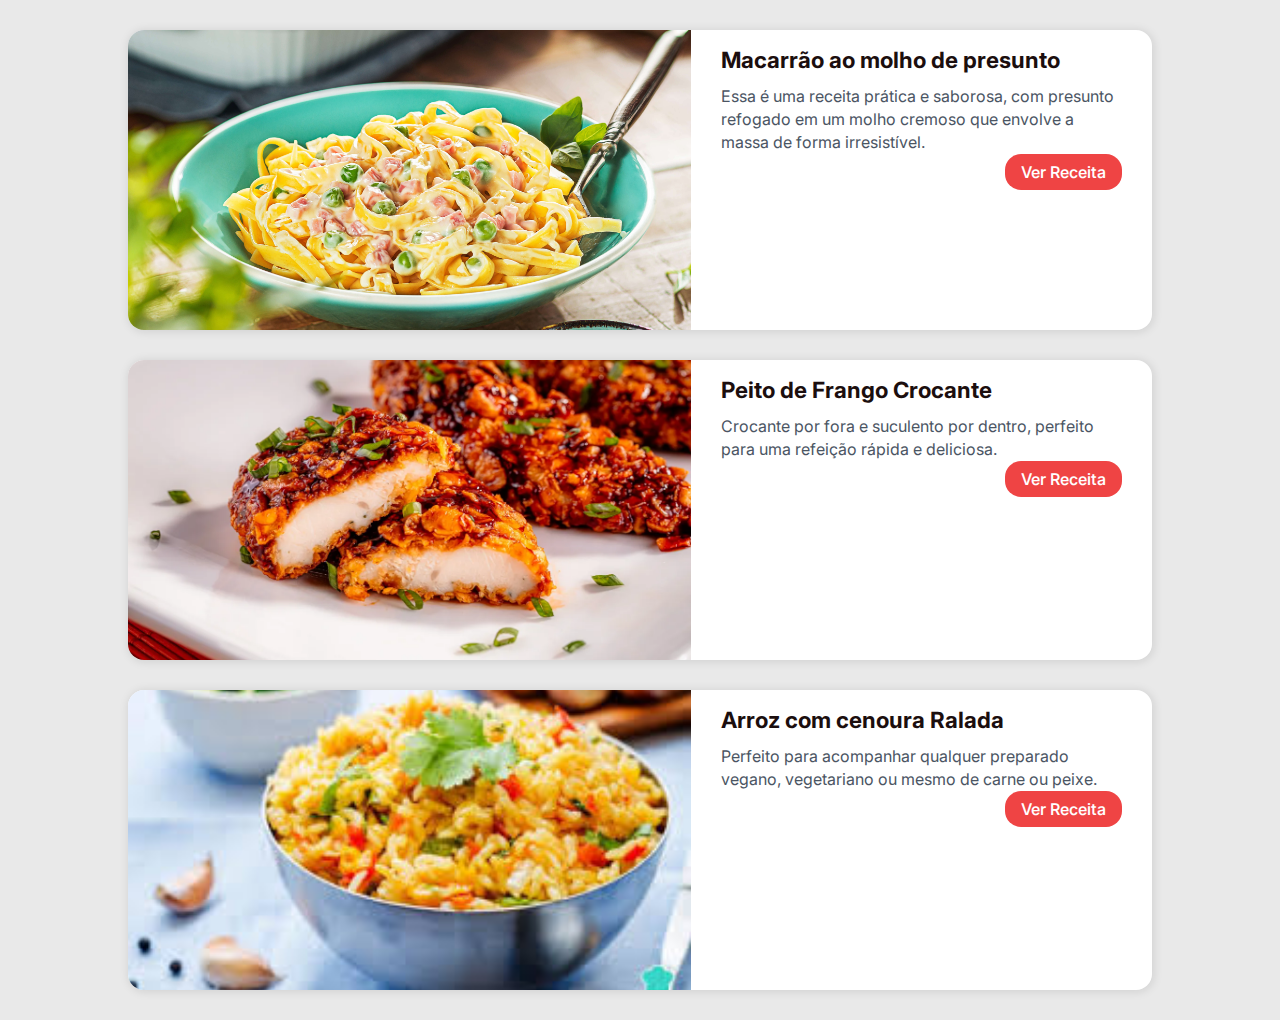
<file: index.html>
<!DOCTYPE html>
<html lang="pt-br">
<head>
    <meta charset="UTF-8">
    <meta http-equiv="X-UA-Compatible" content="IE=7">
    <meta http-equiv="X-UA-Compatible" content="ie=edge">
    <meta name="description" content="Um card de uma receita">
    <meta name="keywords" content="Card, Receita, Comida">
    <meta name="viewport" content="width=device-width, initial-scale=1.0">
    <title>Card de Receita</title>
    <link rel="stylesheet" href="css/style.css">
</head>
<body>
    <main>
        <div class="receitas">
            <!-- aqui fica os cards das receitas -->
        </div>
    </main>

    <script src="./js/dados.js"></script>
    <script src="./js/script.js"></script>
</body>
</html>
</file>
<file: css/style.css>
@import url('https://fonts.googleapis.com/css2?family=Epilogue:ital,wght@0,100..900;1,100..900&display=swap');
@import url('https://fonts.googleapis.com/css2?family=Inter:ital,opsz,wght@0,14..32,100..900;1,14..32,100..900&display=swap');

:root {
    --cor-fundo: #e9e9e9;
    --black-font: #1b0e0e;
    --description: #4b5563;
    --btn-background: #ef4444;
}

* {
    margin: 0;
    padding: 0;
    box-sizing: border-box;
    /* font-family: "Epilogue", sans-serif; */
    font-family: "Inter", sans-serif;
}

body {
    background-color: var(--cor-fundo);
    display: flex;
    align-items: center;
    justify-content: center;
    min-height: 100vh;
}

.receitas {
    display: flex;
    flex-direction: column;
    gap: 30px;
    margin-top: 30px;
    margin-bottom: 30px;
}

.card {
    display: flex;
    width: 80vw;
    background-color: #fff;
    border-radius: 16px;
    transition: .4s;
    box-shadow: 1px 1px 10px 1px rgba(0,0,0,0.1);

    & .card-img {
        width: 55%;
        height: 300px;

        & img {
            width: 100%;
            height: 100%;
            object-fit: cover;
            border-radius: 16px 0 0 16px;
        }
    }

    & .card-content {
        padding: 15px 30px 30px 30px;
        width: 45%;

        & h1 {
            font-size: 1.4rem;
            line-height: 30px;
            margin-bottom: 10px;
            color: var(--black-font);
        }
        
        & p {
            color: var(--description);
            font-size: 1rem;
            line-height: 23px;
        }

    }
    
}

.btn {
    display: flex;
    justify-content: flex-end;

    & .btn-a {
        padding: 8px 16px;
        font-size: 1rem;
        background-color: var(--btn-background);
        border-radius: 16px;
        color: #fff;
        text-decoration: none;
        align-self: flex-end;
        transition: .4s;
        font-weight: 550;

        & i {
            font-size: 1rem;        
        }
    }

    & .btn-a:hover {
        background-color: #f47a7a;
        color: var(--black-font);
    }
}

.card:hover {
    transform: scale(1.02);
}

@media (max-width: 750px) {
    .card {
        width: 90vw;
    }
}

@media (max-width: 650px) {
    .card {
        flex-direction: column;
        width: 90vw;
        align-items: center;

        & .card-img {
            width: 100%;
            height: 230px;

            & img {
                border-radius: 16px 16px 0 0;
            }
        }

        & .card-content {
            padding: 24px;
            width: 100%;
        }

        & .btn {
            display: flex;
            justify-content: flex-start;
            margin-top: 15px;

            & .btn-a {
                
            }

            & .btn-a:hover {
                background-color: #f47a7a;
                color: var(--black-font);
            }
        }
    }
}
</file>
